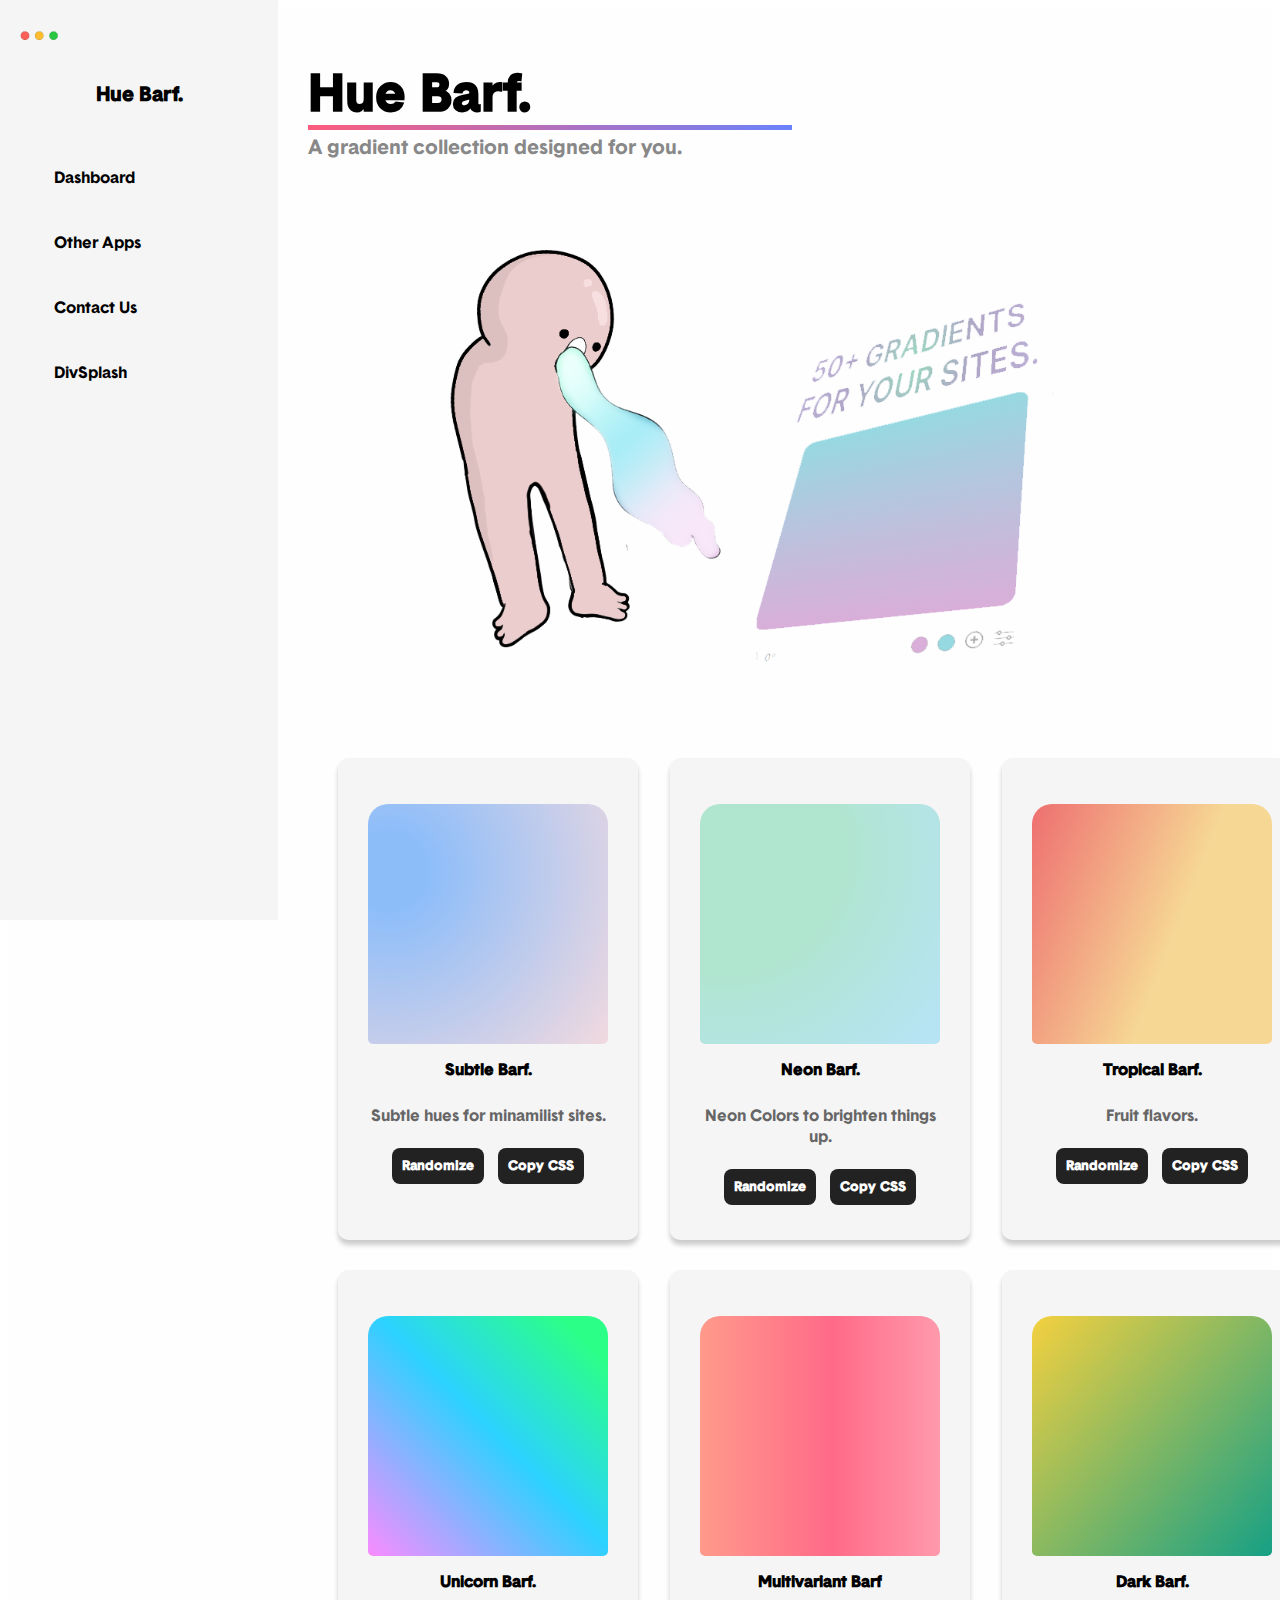
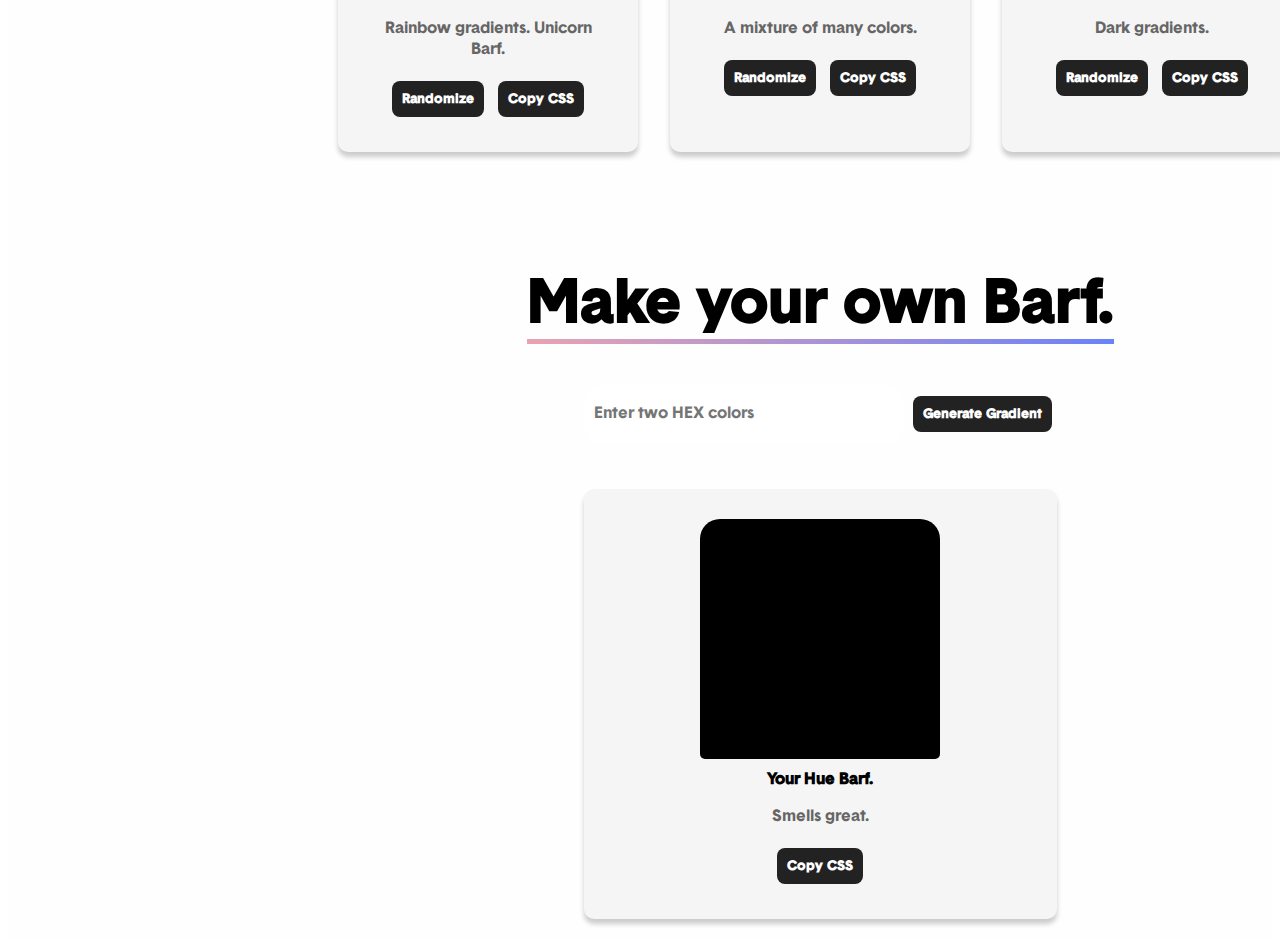
<file: index.html>
<!DOCTYPE html>
<html lang="en">
<head>
    <meta charset="UTF-8">
    <meta name="viewport" content="width=device-width, initial-scale=1.0">
    <title>Document</title>
    <link rel = "stylesheet" href = "styles.css">
    <script defer src = "script.js"></script>
    <link rel="preconnect" href="https://fonts.googleapis.com">
<link rel="preconnect" href="https://fonts.gstatic.com" crossorigin>
<link href="https://fonts.googleapis.com/css2?family=Inter:wght@400;500;600&display=swap" rel="stylesheet">
<link rel="stylesheet" href="https://cdnjs.cloudflare.com/ajax/libs/font-awesome/6.4.2/css/all.min.css" integrity="sha512-z3gLpd7yknf1YoNbCzqRKc4qyor8gaKU1qmn+CShxbuBusANI9QpRohGBreCFkKxLhei6S9CQXFEbbKuqLg0DA==" crossorigin="anonymous" referrerpolicy="no-referrer" />
<meta name="viewport" content="width=device-width, initial-scale=1">

</head>
<body>

    <div class = "container">
        <nav class = "sidebar">
            <header>
                <img class = 'tdot' src = 'images/3dot.png'>
                <div class = "text header-text">
                    <span class = "name">Hue Barf.</span>
                </div>
            </header>
            <div class = "menu-bar">
                <div class="menu">
                    <ul class ="menu-links">
                        <li class = "nav-link">
                            <a href = "#">
                                <i class="fa-solid fa-house"></i>
                                <span class = "text nav-text">Dashboard</span>
                            </a>
                        </li>
                        <li class = "nav-link">
                            <a href = "windex.html">
                                <i class="fa-brands fa-app-store-ios"></i>
                                <span class = "text nav-text">Other Apps</span>
                            </a>
                        </li>
                        <li class = "contacts">
                            <a href = "#">
                                <i class="fa-solid fa-address-book"></i>
                                <span class = "cunbtact">Contact Us</span>
                            </a>
                        </li>
                        <li class = "nav-link">
                            <a href = "#https://www.divsplash.co/">
                                <i class="fa-solid fa-hippo"></i>
                                <span class = "text nav-text">DivSplash</span>
                            </a>
                        </li>
                    </ul>
                </div>
            </div>
        </nav>
        
    <div class = "barf-container">
        <div class="card">
            <div class="header">
                <h1 class = 'title'>Hue Barf.</h1>
                <h3 class = 'heading'>A gradient collection designed for you.</h3>
            </div>
            <div class = "hero">
                <img class = "barfie" src = "images/TransGrad.png">
            </div>
            <div class = "divbox">
                <div class ="boxcontainer">
                    <div class = "bada">
                            <p class = "box-one"></p>
                                <div class = "subhead">Subtle Barf.</div>
                                <p class = "phead">Subtle hues for minamilist sites.</p>
                                <button class = "btnBoom" id = "randomBtnOne">Randomize</button>
                                <button class = "btnBoom" id = "copyBtn">Copy CSS</button>
                    </div>
                    <div class = "bada">
                        <p class = "box-two"></p>
                        <div class = "subhead">Neon Barf.</div>
                        <p class = "phead">Neon Colors to brighten things up.</p>

                                <button class = "btnBoom" id = "randomBtnTwo">Randomize</button>
                                <button class = "btnBoom" id = "copyBtn">Copy CSS</button>
                    </div>
                    <div class = "bada">
                        <p class = "box-three"></p>
                        <div class = "subhead">Tropical Barf.</div>
                        <p class = "phead">Fruit flavors.</p>

                                <button class = "btnBoom" id = "randomBtnThree">Randomize</button>
                                <button class = "btnBoom" id = "copyBtn">Copy CSS</button>
                    </div>
                </div>
            </div>
            <div class = "divbox">
                <div class ="boxcontainer">
                    <div class = "bada">
                            <p class = "box-four"></p>
                                <div class = "subhead">Unicorn Barf.</div>
                                <p class = "phead">Rainbow gradients. Unicorn Barf.</p>
                                <button class = "btnBoom" id = "randomBtnFour">Randomize</button>
                                <button class = "btnBoom" id = "copyBtn">Copy CSS</button>
                    </div>
                    <div class = "bada">
                        <p class = "box-five"></p>
                        <div class = "subhead">Multivariant Barf</div>
                        <p class = "phead">A mixture of many colors.</p>

                                <button class = "btnBoom" id = "randomBtnFive">Randomize</button>
                                <button class = "btnBoom" id = "copyBtn">Copy CSS</button>
                    </div>
                    <div class = "bada">
                        <p class = "box-six"></p>
                        <div class = "subhead">Dark Barf.</div>
                        <p class = "phead">Dark gradients.</p>
                                <button class = "btnBoom" id = "randomBtnSix">Randomize</button>
                                <button class = "btnBoom" id = "copyBtn">Copy CSS</button>
                    </div>
                </div>
                
            </div> 

            <div class = "search-container">
                <h1 class = "bitle">Make your own Barf.</h1>
                <div class = "sub-sec">
                <input type="text" id="search-bar" placeholder="Enter two HEX colors">
                <button id="submit-button">Generate Gradient</button>
                    <div class = "box-box">
                        <div class = "box-seven"></div>
                        <div class = "subheadtwo">Your Hue Barf.</div>
                        <p class = "phead">Smells great.</p>
                        <button class = "btnBoom" id = "copyBtn">Copy CSS</button>

                    </div>
                </div>
            </div>
            
        <dialog class = "modal" id = "modal">
            <h2>Enter your email:</h2>
            <input type="text" id="search-bar" placeholder="johndoe@gmail.com">
            <h2>Enter your message:</h2>
            <input type="text" id="gangaswati" placeholder="Type message here..">
            <button class = "close"></button>
        </dialog>
        </div>
    </div>

    
</body>
</html>
</file>
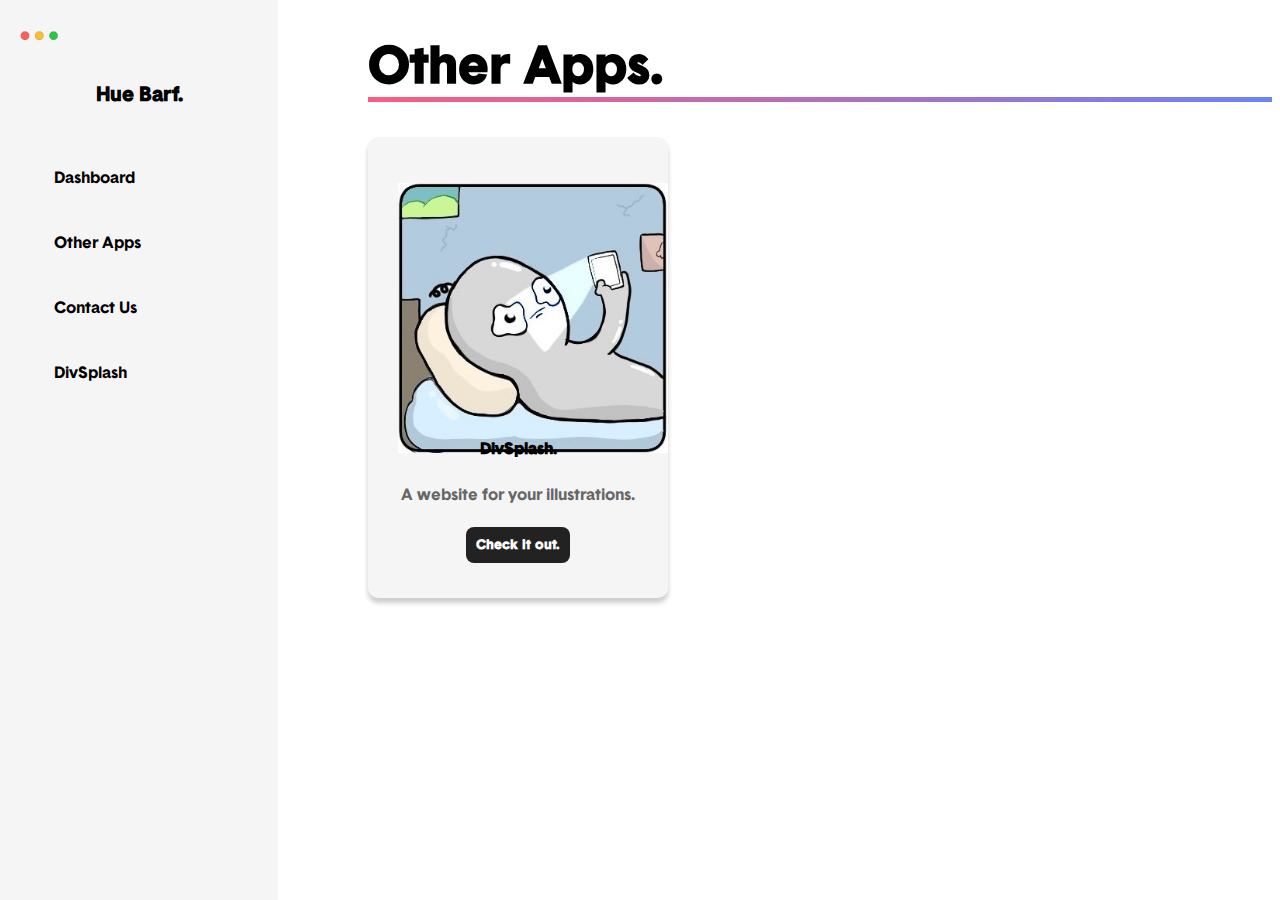
<file: windex.html>
<!DOCTYPE html>
<html lang="en">
<head>
    <meta charset="UTF-8">
    <meta name="viewport" content="width=device-width, initial-scale=1.0">
    <title>Document</title>
    <link rel = "stylesheet" href = "miles.css">
    <link rel="stylesheet" href="https://cdnjs.cloudflare.com/ajax/libs/font-awesome/6.4.2/css/all.min.css" integrity="sha512-z3gLpd7yknf1YoNbCzqRKc4qyor8gaKU1qmn+CShxbuBusANI9QpRohGBreCFkKxLhei6S9CQXFEbbKuqLg0DA==" crossorigin="anonymous" referrerpolicy="no-referrer" />

</head>
<body>
    <nav class = "sidebar">
        <header>
            <img class = 'tdot' src = 'images/3dot.png'>
            <div class = "text header-text">
                <span class = "name">Hue Barf.</span>
            </div>
        </header>
        <div class = "menu-bar">
            <div class="menu">
                <ul class ="menu-links">
                    <li class = "nav-link">
                        <a href = "index.html">
                            <i class="fa-solid fa-house"></i>
                            <span class = "text nav-text">Dashboard</span>
                        </a>
                    </li>
                    <li class = "nav-link">
                        <a href = "windex.html">
                            <i class="fa-brands fa-app-store-ios"></i>
                            <span class = "text nav-text">Other Apps</span>
                        </a>
                    </li>
                    <li class = "nav-link">
                        <a href = "#">
                            <i class="fa-solid fa-address-book"></i>
                            <span class = "text nav-text">Contact Us</span>
                        </a>
                    </li>
                    <li class = "nav-link">
                        <a href = "https://www.divsplash.co/">
                            <i class="fa-solid fa-hippo"></i>
                            <span class = "text nav-text">DivSplash</span>
                        </a>
                    </li>
                </ul>
            </div>
        </div>
    </nav>

    <h1 class = "title">Other Apps.</h1>
    <div class = "divbox">
        <div class ="boxcontainer">
            <div class = "bada">
                    <p class = "box-one"><img class = "ladoo" src = "images/1.jpg"></p>
                        <div class = "subhead">DivSplash.</div>
                        <p class = "phead">A website for your illustrations.</p>
                        <a href = "https://www.divsplash.co/">
                        <button class = "btnBoom" id = "copyBtn">Check it out.</button>
                        </a>
            </div>
        </div>
    </div>
</body>
</html>
</file>
<file: styles.css>
@font-face {
    font-family: Basetica;
    src: url(/Fonts/basetica-bold.otf)
}

* {
    font-family: 'Basetica', sans-serif;
    text-decoration: none;
    list-style-type: none;
}

.modal.active {
    border: none;
    border-radius: 10px;
    display: grid;
    opacity: 1;
    transition: opacity 3s;
}


.modal::backdrop {
    opacity: 0.4;
    background: linear-gradient(132deg, #F4D03F 0%, #16A085 100%);
}

@media (max-width: 768px) {

    .barf-container {
        margin-left: 60vh;
    }

    .container {
        padding: 10px;
    }

    .barf-container {
        margin-left: 10px;
    }

    .sidebar {
        width: 100%;
        height: auto;
        position: static;
    }

    .header {
        margin-right: 0;
    }

    .title {
        font-size: 3vw;
    }

    .heading {
        font-size: 16px;
    }

    .divbox {
        flex-direction: column;
    }

    .bada {
        margin: 10px;
    }

    .boxcontainer {
        gap: 1rem;
    }

    .search-container {
        margin-top: 2vh;
    }

    #search-bar, #submit-button, #gangaswati {
        width: 100%;
    }
}

/* Media query for even smaller screens (e.g., mobile phones) */
@media (max-width: 480px) {
    .title {
        font-size: 2.5vw;
    }

    .bitle {
        font-size: 40px;
    }

    .heading {
        font-size: 14px;
    }
}



.container {
    display: flex;
    padding: 20px;
    align-items: center;
    flex-direction: column;
    background-color: #FEFEFF;
}

.header {
    margin-right: 60vh;
}

.close {
    opacity: 0;
}


.barf-container {
    margin-left: 40vh;
}

.title {

    font-size: 4vw;
    background-image: linear-gradient(90deg, #FC5C7D,#6A82FB);
    background-repeat: no-repeat;
    background-position: left bottom;
    background-size: 100% 5px;
}

.bitle {
    font-size: 60px;
    background-image: linear-gradient(60deg, #e9a3b1,#6A82FA);
    background-repeat: no-repeat;
    background-position: left bottom;
    background-size: 100% 5px;
}

.heading {
    margin-top: -30px;
    font-size: 20px;
    font-weight: lighter;
    color :#888888
}

.barfie {
    height: 60vh;
}

.divbox {
    display: flex;
    margin: 30px;
}



.boxcontainer {
    display: flex;
    gap: 2rem;
}

.box-one, .box-two, .box-three, .box-four, .box-five, .box-six, .box-seven {

    height: 15em;
    width: 15rem;
    border-radius: 20px 20px 5px 5px;
    cursor: pointer;

}

.tdot {

    height: 50px;
    width: 50px;
    display: block;

}


.box-one {
    background-image: radial-gradient( circle 311px at 8.6% 27.9%,  rgba(62,147,252,0.57) 12.9%, rgba(239,183,192,0.44) 91.2% );
}

.box-two {
    background-image: radial-gradient( circle farthest-corner at 10% 20%,  rgba(176,229,208,1) 42%, rgba(92,202,238,0.41) 93.6% );
}

.box-three {
    background-image: linear-gradient( 111.4deg,  rgba(238,113,113,1) 1%, rgba(246,215,148,1) 58% );
}

.box-four {
    background-color: #FA8BFF;
background-image: linear-gradient(45deg, #FA8BFF 0%, #2BD2FF 52%, #2BFF88 90%);

}

.box-five {
    background-color: #FF9A8B;
background-image: linear-gradient(90deg, #FF9A8B 0%, #FF6A88 55%, #FF99AC 100%);

}

.box-six {
    background-color: #F4D03F;
background-image: linear-gradient(132deg, #F4D03F 0%, #16A085 100%);

}

.box-seven {

background-color: #F4D03F;
background-image: linear-gradient(132deg, #000000 50%, #000000 100%);

}


.sidebar {
    position: fixed;
    top: 0;
    left: 0;
    height: 100%;
    width: 250px;
    padding: 10px 14px;
    background-color: #F6F5F6;
}

.sidebar header {

    font-size: 20px;
    font-weight: bolder;
    text-align: center;
    line-height: 70px;
    
}


.sidebar ul a {
    display: block;
    height: 100%;
    line-height: 65px;
    width: 100%;
    color: black; 
}


.bada {
    padding: 30px;
    border-radius: 10px; /* Rounded corners for the square container */
    box-sizing: border-box; /* Include padding and border within the container */
    text-align: center;
    background-color: #F6F5F6;
    box-shadow: 0 5px 5px rgba(0, 0, 0, 0.2)

}

.bada:hover {
    box-shadow: 0 5px 15px rgba(0, 0, 0, 0.2)

}


.subhead {
    font-weight: bolder;
    margin-bottom: 25px;
}

.subheadtwo {
    font-weight: bolder;
    margin-top: 10px
}

.phead {

    text-align: center;
    color: #666666;

}


.btnBoom {

    background-color: #222222;
    color: #fff;
    padding: 10px;
    border-radius: 8px;
    font-weight: bolder;
    line-height: 1.2em;
    margin: 5px;
    border: none;
    cursor: pointer;

}

#search-bar {
    width: 300px;
    height: 40px;
    border-radius: 20px;
    border: none;
    box-shadow: 0px 5px 10px 0px rgba(0, 0, 0, 0.9px);
    padding: 10px;
    font-size: 16px;
    color: #333;
}

#submit-button {
    background-color: #222222;
    color: #fff;
    padding: 10px;
    border-radius: 8px;
    font-weight: bolder;
    line-height: 1.2em;
    margin: 5px;
    border: none;
    cursor: pointer;
}

.search-container {
    
    margin-top: 8vh;
    display: flex;
    justify-content: center;
    align-items: center;
    flex-direction: column;

}

.ladoo {
    height: 30vh;
    width: 30vh;
}

.box-box {
    display: flex;
    flex-direction: column;
    justify-content: center;
    align-items: center;
    margin-top: 5vh;
    height: 100;
    padding: 30px;
    border-radius: 10px; /* Rounded corners for the square container */
    box-sizing: border-box; /* Include padding and border within the container */
    text-align: center;
    background-color: #F6F5F6;
    box-shadow: 0 5px 5px rgba(0, 0, 0, 0.2);
}

#gangaswati {
    width: 300px;
    height: 200px;
    border-radius: 20px;
    border: none;
    box-shadow: 0px 5px 10px 0px rgba(0, 0, 0, 0.9px);
    padding: 10px;
    font-size: 16px;
    color: #333;
}
</file>
<file: miles.css>
@font-face {
    font-family: Basetica;
    src: url(/Fonts/basetica-bold.otf)
}

* {
    font-family: 'Basetica', sans-serif;
    text-decoration: none;
    list-style-type: none;
}

@media screen and (max-width: 768px) {
    /* Adjust styles for smaller screens here */
    .container {
        flex-direction: column;
    }
    .sidebar {
        width: 30%;
    }
    /* Add more styles as needed */
    .bada {
        margin: 10px;
    }
    .barfie {
        display: block;
        width: 80%;
    }
    
    .divbox {
        flex-direction: column;
        align-items: center;
    }

    .sidebar {
        width: 50%;

    }
}


.container {
    display: flex;
    padding: 20px;
    align-items: center;
    flex-direction: column;
    background-color: #FEFEFF;
}

.header {
    margin-right: 60vh;
}

.modal {
    border: none;
}


.title {

    font-size: 4vw;
    background-image: linear-gradient(90deg, #FC5C7D,#6A82FB);
    background-repeat: no-repeat;
    background-position: left bottom;
    background-size: 100% 5px;
    margin-left: 40vh;
}

.bitle {
    font-size: 60px;
    background-image: linear-gradient(60deg, #e9a3b1,#6A82FA);
    background-repeat: no-repeat;
    background-position: left bottom;
    background-size: 100% 5px;
}

.heading {
    margin-top: -30px;
    font-size: 20px;
    font-weight: lighter;
    color :#888888
}

.barfie {
    height: 60vh;
}


.divbox {
    display: flex;
    margin-left: 40vh; /* Adjust this value as needed */

}



.boxcontainer {
    display: flex;
    gap: 2rem;
}

.box-one, .box-two, .box-three, .box-four, .box-five, .box-six, .box-seven {

    height: 15em;
    width: 15rem;
    border-radius: 20px 20px 5px 5px;
    cursor: pointer;

}

.tdot {

    height: 50px;
    width: 50px;
    display: block;

}


.box-one {
    background-image: radial-gradient( circle 311px at 8.6% 27.9%,  rgba(62,147,252,0.57) 12.9%, rgba(239,183,192,0.44) 91.2% );
}

.box-two {
    background-image: radial-gradient( circle farthest-corner at 10% 20%,  rgba(176,229,208,1) 42%, rgba(92,202,238,0.41) 93.6% );
}

.box-three {
    background-image: linear-gradient( 111.4deg,  rgba(238,113,113,1) 1%, rgba(246,215,148,1) 58% );
}

.box-four {
    background-color: #FA8BFF;
background-image: linear-gradient(45deg, #FA8BFF 0%, #2BD2FF 52%, #2BFF88 90%);

}

.box-five {
    background-color: #FF9A8B;
background-image: linear-gradient(90deg, #FF9A8B 0%, #FF6A88 55%, #FF99AC 100%);

}

.box-six {
    background-color: #F4D03F;
background-image: linear-gradient(132deg, #F4D03F 0%, #16A085 100%);

}

.box-seven {

background-color: #F4D03F;
background-image: linear-gradient(132deg, #000000 50%, #000000 100%);

}


.sidebar {
    position: fixed;
    top: 0;
    left: 0;
    height: 100%;
    width: 250px;
    padding: 10px 14px;
    background-color: #F6F5F6;
}

.sidebar header {

    font-size: 20px;
    font-weight: bolder;
    text-align: center;
    line-height: 70px;
    
}


.sidebar ul a {
    display: block;
    height: 100%;
    line-height: 65px;
    width: 100%;
    color: black; 
}


.bada {
    padding: 30px;
    border-radius: 10px; /* Rounded corners for the square container */
    box-sizing: border-box; /* Include padding and border within the container */
    text-align: center;
    background-color: #F6F5F6;
    box-shadow: 0 5px 5px rgba(0, 0, 0, 0.2)

}

.bada:hover {
    box-shadow: 0 5px 15px rgba(0, 0, 0, 0.2)

}




.subhead {
    font-weight: bolder;
    margin-bottom: 25px;
}

.subheadtwo {
    font-weight: bolder;
    margin-top: 10px
}

.phead {

    text-align: center;
    color: #666666;

}


.btnBoom {

    background-color: #222222;
    color: #fff;
    padding: 10px;
    border-radius: 8px;
    font-weight: bolder;
    line-height: 1.2em;
    margin: 5px;
    border: none;
    cursor: pointer;

}

#search-bar {
    width: 300px;
    height: 40px;
    border-radius: 20px;
    border: none;
    box-shadow: 0px 5px 10px 0px rgba(0, 0, 0, 0.9px);
    padding: 10px;
    font-size: 16px;
    color: #333;
}

#submit-button {
    background-color: #222222;
    color: #fff;
    padding: 10px;
    border-radius: 8px;
    font-weight: bolder;
    line-height: 1.2em;
    margin: 5px;
    border: none;
    cursor: pointer;
}

.search-container {
    
    margin-top: 8vh;
    display: flex;
    justify-content: center;
    align-items: center;
    flex-direction: column;

}

.ladoo {
    height: 30vh;
    width: 30vh;
}

.box-box {
    display: flex;
    flex-direction: column;
    justify-content: center;
    align-items: center;
    margin-top: 5vh;
    height: 100;
    padding: 30px;
    border-radius: 10px; /* Rounded corners for the square container */
    box-sizing: border-box; /* Include padding and border within the container */
    text-align: center;
    background-color: #F6F5F6;
    box-shadow: 0 5px 5px rgba(0, 0, 0, 0.2);
}
</file>
